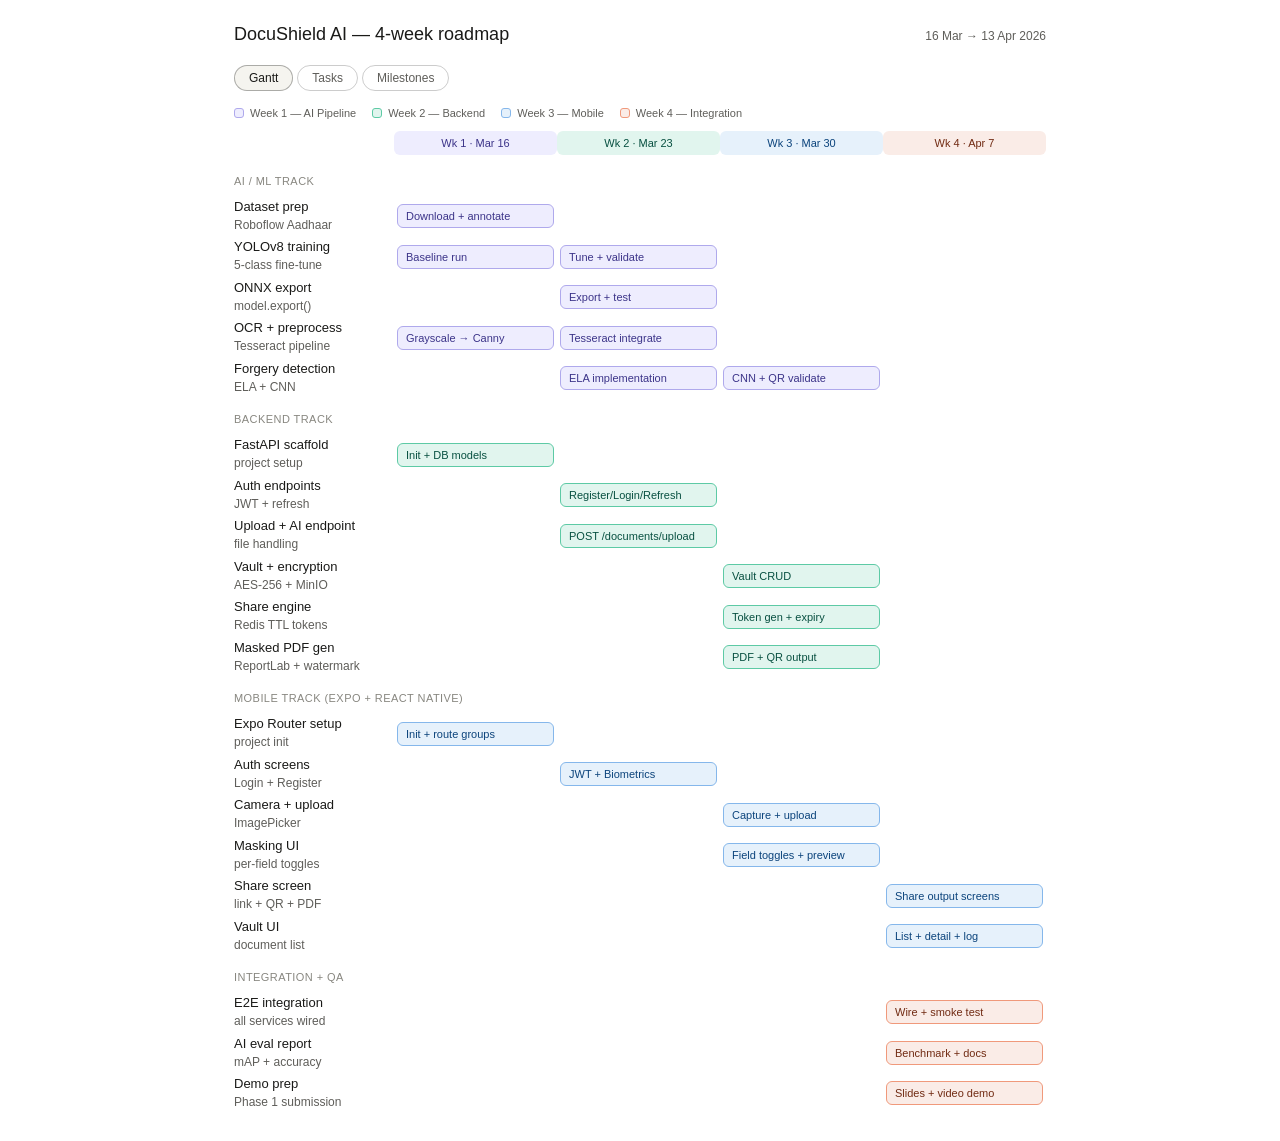
<file: docs/docushield_month_roadmap.html>
<!DOCTYPE html>
<html lang="en">
<head>
<meta charset="UTF-8">
<meta name="viewport" content="width=device-width, initial-scale=1.0">
<title>DocuShield AI — 4-Week Roadmap</title>
<style>
  *, *::before, *::after { box-sizing: border-box; margin: 0; padding: 0; }
  :root {
    --color-text-primary: #1a1a18;
    --color-text-secondary: #5f5e5a;
    --color-text-tertiary: #888780;
    --color-background-primary: #ffffff;
    --color-background-secondary: #f5f4ef;
    --color-border-tertiary: rgba(0,0,0,0.1);
    --color-border-secondary: rgba(0,0,0,0.2);
    --color-border-primary: rgba(0,0,0,0.3);
    --font-sans: -apple-system, BlinkMacSystemFont, "Segoe UI", sans-serif;
    --border-radius-md: 8px;
    --border-radius-lg: 12px;
  }
  @media (prefers-color-scheme: dark) {
    :root {
      --color-text-primary: #e8e6dc;
      --color-text-secondary: #9c9a92;
      --color-text-tertiary: #6b6a64;
      --color-background-primary: #1e1e1c;
      --color-background-secondary: #252522;
      --color-border-tertiary: rgba(255,255,255,0.08);
      --color-border-secondary: rgba(255,255,255,0.15);
      --color-border-primary: rgba(255,255,255,0.25);
    }
  }
  body {
    font-family: var(--font-sans);
    background: var(--color-background-primary);
    color: var(--color-text-primary);
    min-height: 100vh;
    padding: 24px;
    max-width: 860px;
    margin: 0 auto;
  }

  .header { padding: 0 0 0.5rem; display: flex; justify-content: space-between; align-items: baseline; margin-bottom: 12px; }
  .header h2 { font-size: 18px; font-weight: 500; }
  .header span { font-size: 12px; color: var(--color-text-secondary); }

  .tabs { display: flex; gap: 4px; margin-bottom: 16px; }
  .tab { padding: 5px 14px; border-radius: 20px; font-size: 12px; cursor: pointer; border: 0.5px solid var(--color-border-secondary); background: transparent; color: var(--color-text-secondary); transition: all .15s; font-family: var(--font-sans); }
  .tab.active { background: var(--color-background-secondary); color: var(--color-text-primary); border-color: var(--color-border-primary); }

  .view { display: none; }
  .view.active { display: block; }

  /* GANTT */
  .gantt-wrap { overflow-x: auto; }
  .gantt { min-width: 640px; }
  .gantt-header { display: grid; grid-template-columns: 160px repeat(4,1fr); gap: 0; margin-bottom: 8px; }
  .gantt-header .wk { font-size: 11px; font-weight: 500; text-align: center; padding: 6px 4px; border-radius: 6px; }
  .gantt-row { display: grid; grid-template-columns: 160px repeat(4,1fr); gap: 0; margin-bottom: 6px; align-items: center; }
  .gantt-label { font-size: 12px; color: var(--color-text-secondary); padding-right: 12px; line-height: 1.3; }
  .gantt-label b { display: block; font-weight: 500; color: var(--color-text-primary); font-size: 13px; margin-bottom: 2px; }
  .bar-cell { padding: 0 3px; height: 32px; display: flex; align-items: center; }
  .bar { height: 24px; border-radius: 6px; display: flex; align-items: center; padding: 0 8px; font-size: 11px; font-weight: 500; white-space: nowrap; overflow: hidden; cursor: pointer; transition: opacity .15s; width: 100%; text-decoration: none; }
  .bar:hover { opacity: .85; }
  .bar.w1 { background: #EEEDFE; color: #3C3489; border: 0.5px solid #AFA9EC; }
  .bar.w2 { background: #E1F5EE; color: #085041; border: 0.5px solid #5DCAA5; }
  .bar.w3 { background: #E6F1FB; color: #0C447C; border: 0.5px solid #85B7EB; }
  .bar.w4 { background: #FAECE7; color: #712B13; border: 0.5px solid #F0997B; }
  .gantt-section { font-size: 11px; font-weight: 500; color: var(--color-text-tertiary); letter-spacing: .04em; text-transform: uppercase; padding: 12px 0 6px; grid-column: 1/-1; }
  .legend { display: flex; gap: 16px; flex-wrap: wrap; margin-bottom: 12px; }
  .leg { display: flex; align-items: center; gap: 6px; font-size: 11px; color: var(--color-text-secondary); }
  .leg-dot { width: 10px; height: 10px; border-radius: 3px; }

  /* TASK LIST */
  .week-block { margin-bottom: 20px; }
  .week-title { font-size: 13px; font-weight: 500; padding: 8px 12px; border-radius: 8px; margin-bottom: 8px; display: flex; justify-content: space-between; align-items: center; }
  .wt1 { background: #EEEDFE; color: #3C3489; }
  .wt2 { background: #E1F5EE; color: #085041; }
  .wt3 { background: #E6F1FB; color: #0C447C; }
  .wt4 { background: #FAECE7; color: #712B13; }
  .task-list { display: flex; flex-direction: column; gap: 4px; }
  .task { display: flex; gap: 10px; align-items: flex-start; padding: 8px 10px; border-radius: 8px; border: 0.5px solid var(--color-border-tertiary); background: var(--color-background-secondary); cursor: pointer; transition: border-color .15s; user-select: none; }
  .task:hover { border-color: var(--color-border-secondary); }
  .task-check { width: 16px; height: 16px; border-radius: 4px; border: 1.5px solid var(--color-border-secondary); flex-shrink: 0; margin-top: 1px; display: flex; align-items: center; justify-content: center; }
  .task-check svg { display: none; }
  .task.done .task-check { background: #E1F5EE; border-color: #5DCAA5; }
  .task.done .task-check svg { display: block; }
  .task-body { flex: 1; }
  .task-title { font-size: 13px; line-height: 1.4; }
  .task-meta { display: flex; gap: 8px; margin-top: 3px; flex-wrap: wrap; }
  .tag { font-size: 10px; padding: 2px 7px; border-radius: 10px; font-weight: 500; }
  .tag-ai { background: #EEEDFE; color: #534AB7; }
  .tag-be { background: #E1F5EE; color: #0F6E56; }
  .tag-fe { background: #E6F1FB; color: #185FA5; }
  .tag-infra { background: #FAECE7; color: #993C1D; }
  .tag-test { background: #EAF3DE; color: #3B6D11; }
  .task-sub { font-size: 11px; color: var(--color-text-tertiary); margin-top: 2px; line-height: 1.4; }

  /* MILESTONES */
  .ms-list { display: flex; flex-direction: column; gap: 8px; }
  .ms-item { display: flex; gap: 14px; align-items: flex-start; padding: 12px 14px; border-radius: 10px; border: 0.5px solid var(--color-border-tertiary); background: var(--color-background-primary); }
  .ms-dot { width: 32px; height: 32px; border-radius: 50%; display: flex; align-items: center; justify-content: center; font-size: 11px; font-weight: 500; flex-shrink: 0; }
  .ms-dot.m1 { background: #EEEDFE; color: #3C3489; }
  .ms-dot.m2 { background: #E1F5EE; color: #085041; }
  .ms-dot.m3 { background: #E6F1FB; color: #0C447C; }
  .ms-dot.m4 { background: #FAECE7; color: #712B13; }
  .ms-title { font-size: 14px; font-weight: 500; }
  .ms-desc { font-size: 12px; color: var(--color-text-secondary); margin-top: 3px; line-height: 1.5; }
  .ms-date { font-size: 11px; color: var(--color-text-tertiary); margin-top: 4px; }
  .critical-path { margin-top: 16px; padding: 12px 14px; border-radius: 10px; background: var(--color-background-secondary); border: 0.5px solid var(--color-border-tertiary); }
  .critical-path .cp-title { font-size: 12px; font-weight: 500; margin-bottom: 6px; }
  .critical-path p { font-size: 12px; color: var(--color-text-secondary); line-height: 1.7; }
</style>
</head>
<body>

<div class="header">
  <h2>DocuShield AI — 4-week roadmap</h2>
  <span>16 Mar → 13 Apr 2026</span>
</div>
<div class="tabs">
  <button class="tab active" onclick="showTab('gantt')">Gantt</button>
  <button class="tab" onclick="showTab('tasks')">Tasks</button>
  <button class="tab" onclick="showTab('milestones')">Milestones</button>
</div>

<!-- GANTT VIEW -->
<div class="view active" id="tab-gantt">
  <div class="legend">
    <span class="leg"><span class="leg-dot" style="background:#EEEDFE;border:0.5px solid #AFA9EC"></span>Week 1 — AI Pipeline</span>
    <span class="leg"><span class="leg-dot" style="background:#E1F5EE;border:0.5px solid #5DCAA5"></span>Week 2 — Backend</span>
    <span class="leg"><span class="leg-dot" style="background:#E6F1FB;border:0.5px solid #85B7EB"></span>Week 3 — Mobile</span>
    <span class="leg"><span class="leg-dot" style="background:#FAECE7;border:0.5px solid #F0997B"></span>Week 4 — Integration</span>
  </div>
  <div class="gantt-wrap"><div class="gantt">
    <div class="gantt-header">
      <div></div>
      <div class="wk" style="background:#EEEDFE;color:#3C3489">Wk 1 · Mar 16</div>
      <div class="wk" style="background:#E1F5EE;color:#085041">Wk 2 · Mar 23</div>
      <div class="wk" style="background:#E6F1FB;color:#0C447C">Wk 3 · Mar 30</div>
      <div class="wk" style="background:#FAECE7;color:#712B13">Wk 4 · Apr 7</div>
    </div>

    <div class="gantt-row"><div class="gantt-section">AI / ML Track</div></div>
    <div class="gantt-row">
      <div class="gantt-label"><b>Dataset prep</b>Roboflow Aadhaar</div>
      <div class="bar-cell"><div class="bar w1">Download + annotate</div></div>
      <div class="bar-cell"></div><div class="bar-cell"></div><div class="bar-cell"></div>
    </div>
    <div class="gantt-row">
      <div class="gantt-label"><b>YOLOv8 training</b>5-class fine-tune</div>
      <div class="bar-cell"><div class="bar w1">Baseline run</div></div>
      <div class="bar-cell"><div class="bar w1">Tune + validate</div></div>
      <div class="bar-cell"></div><div class="bar-cell"></div>
    </div>
    <div class="gantt-row">
      <div class="gantt-label"><b>ONNX export</b>model.export()</div>
      <div class="bar-cell"></div>
      <div class="bar-cell"><div class="bar w1">Export + test</div></div>
      <div class="bar-cell"></div><div class="bar-cell"></div>
    </div>
    <div class="gantt-row">
      <div class="gantt-label"><b>OCR + preprocess</b>Tesseract pipeline</div>
      <div class="bar-cell"><div class="bar w1">Grayscale → Canny</div></div>
      <div class="bar-cell"><div class="bar w1">Tesseract integrate</div></div>
      <div class="bar-cell"></div><div class="bar-cell"></div>
    </div>
    <div class="gantt-row">
      <div class="gantt-label"><b>Forgery detection</b>ELA + CNN</div>
      <div class="bar-cell"></div>
      <div class="bar-cell"><div class="bar w1">ELA implementation</div></div>
      <div class="bar-cell"><div class="bar w1">CNN + QR validate</div></div>
      <div class="bar-cell"></div>
    </div>

    <div class="gantt-row"><div class="gantt-section">Backend Track</div></div>
    <div class="gantt-row">
      <div class="gantt-label"><b>FastAPI scaffold</b>project setup</div>
      <div class="bar-cell"><div class="bar w2">Init + DB models</div></div>
      <div class="bar-cell"></div><div class="bar-cell"></div><div class="bar-cell"></div>
    </div>
    <div class="gantt-row">
      <div class="gantt-label"><b>Auth endpoints</b>JWT + refresh</div>
      <div class="bar-cell"></div>
      <div class="bar-cell"><div class="bar w2">Register/Login/Refresh</div></div>
      <div class="bar-cell"></div><div class="bar-cell"></div>
    </div>
    <div class="gantt-row">
      <div class="gantt-label"><b>Upload + AI endpoint</b>file handling</div>
      <div class="bar-cell"></div>
      <div class="bar-cell"><div class="bar w2">POST /documents/upload</div></div>
      <div class="bar-cell"></div><div class="bar-cell"></div>
    </div>
    <div class="gantt-row">
      <div class="gantt-label"><b>Vault + encryption</b>AES-256 + MinIO</div>
      <div class="bar-cell"></div><div class="bar-cell"></div>
      <div class="bar-cell"><div class="bar w2">Vault CRUD</div></div>
      <div class="bar-cell"></div>
    </div>
    <div class="gantt-row">
      <div class="gantt-label"><b>Share engine</b>Redis TTL tokens</div>
      <div class="bar-cell"></div><div class="bar-cell"></div>
      <div class="bar-cell"><div class="bar w2">Token gen + expiry</div></div>
      <div class="bar-cell"></div>
    </div>
    <div class="gantt-row">
      <div class="gantt-label"><b>Masked PDF gen</b>ReportLab + watermark</div>
      <div class="bar-cell"></div><div class="bar-cell"></div>
      <div class="bar-cell"><div class="bar w2">PDF + QR output</div></div>
      <div class="bar-cell"></div>
    </div>

    <div class="gantt-row"><div class="gantt-section">Mobile Track (Expo + React Native)</div></div>
    <div class="gantt-row">
      <div class="gantt-label"><b>Expo Router setup</b>project init</div>
      <div class="bar-cell"><div class="bar w3">Init + route groups</div></div>
      <div class="bar-cell"></div><div class="bar-cell"></div><div class="bar-cell"></div>
    </div>
    <div class="gantt-row">
      <div class="gantt-label"><b>Auth screens</b>Login + Register</div>
      <div class="bar-cell"></div>
      <div class="bar-cell"><div class="bar w3">JWT + Biometrics</div></div>
      <div class="bar-cell"></div><div class="bar-cell"></div>
    </div>
    <div class="gantt-row">
      <div class="gantt-label"><b>Camera + upload</b>ImagePicker</div>
      <div class="bar-cell"></div><div class="bar-cell"></div>
      <div class="bar-cell"><div class="bar w3">Capture + upload</div></div>
      <div class="bar-cell"></div>
    </div>
    <div class="gantt-row">
      <div class="gantt-label"><b>Masking UI</b>per-field toggles</div>
      <div class="bar-cell"></div><div class="bar-cell"></div>
      <div class="bar-cell"><div class="bar w3">Field toggles + preview</div></div>
      <div class="bar-cell"></div>
    </div>
    <div class="gantt-row">
      <div class="gantt-label"><b>Share screen</b>link + QR + PDF</div>
      <div class="bar-cell"></div><div class="bar-cell"></div><div class="bar-cell"></div>
      <div class="bar-cell"><div class="bar w3">Share output screens</div></div>
    </div>
    <div class="gantt-row">
      <div class="gantt-label"><b>Vault UI</b>document list</div>
      <div class="bar-cell"></div><div class="bar-cell"></div><div class="bar-cell"></div>
      <div class="bar-cell"><div class="bar w3">List + detail + log</div></div>
    </div>

    <div class="gantt-row"><div class="gantt-section">Integration + QA</div></div>
    <div class="gantt-row">
      <div class="gantt-label"><b>E2E integration</b>all services wired</div>
      <div class="bar-cell"></div><div class="bar-cell"></div><div class="bar-cell"></div>
      <div class="bar-cell"><div class="bar w4">Wire + smoke test</div></div>
    </div>
    <div class="gantt-row">
      <div class="gantt-label"><b>AI eval report</b>mAP + accuracy</div>
      <div class="bar-cell"></div><div class="bar-cell"></div><div class="bar-cell"></div>
      <div class="bar-cell"><div class="bar w4">Benchmark + docs</div></div>
    </div>
    <div class="gantt-row">
      <div class="gantt-label"><b>Demo prep</b>Phase 1 submission</div>
      <div class="bar-cell"></div><div class="bar-cell"></div><div class="bar-cell"></div>
      <div class="bar-cell"><div class="bar w4">Slides + video demo</div></div>
    </div>
  </div></div>
</div>

<!-- TASK VIEW -->
<div class="view" id="tab-tasks">

  <div class="week-block">
    <div class="week-title wt1">Week 1 · Mar 16–22 — AI Pipeline Foundation <span style="font-size:11px;opacity:.7">10 tasks</span></div>
    <div class="task-list" id="w1-tasks">
      <div class="task" onclick="toggleTask(this)">
        <div class="task-check"><svg width="10" height="8" viewBox="0 0 10 8" fill="none"><path d="M1 4L3.5 6.5L9 1" stroke="#085041" stroke-width="1.5" stroke-linecap="round"/></svg></div>
        <div class="task-body"><div class="task-title">Download Aadhaar dataset from Roboflow</div><div class="task-meta"><span class="tag tag-ai">AI</span></div><div class="task-sub">Universe: akash-k-p-gs9iu/aadhaar-card-details-extraction — 2,900+ images, 5 classes. Split 80/20 train/val.</div></div>
      </div>
      <div class="task" onclick="toggleTask(this)">
        <div class="task-check"><svg width="10" height="8" viewBox="0 0 10 8" fill="none"><path d="M1 4L3.5 6.5L9 1" stroke="#085041" stroke-width="1.5" stroke-linecap="round"/></svg></div>
        <div class="task-body"><div class="task-title">Create dataset YAML and verify class labels</div><div class="task-meta"><span class="tag tag-ai">AI</span></div><div class="task-sub">Classes: AadhaarNumber(0), DOB(1), Gender(2), Name(3), Address(4). Validate annotation format.</div></div>
      </div>
      <div class="task" onclick="toggleTask(this)">
        <div class="task-check"><svg width="10" height="8" viewBox="0 0 10 8" fill="none"><path d="M1 4L3.5 6.5L9 1" stroke="#085041" stroke-width="1.5" stroke-linecap="round"/></svg></div>
        <div class="task-body"><div class="task-title">Run baseline YOLOv8-small training (100 epochs)</div><div class="task-meta"><span class="tag tag-ai">AI</span></div><div class="task-sub">model.train(data="aadhaar.yaml", epochs=100, imgsz=640, batch=16, optimizer="Adam", lr0=0.001)</div></div>
      </div>
      <div class="task" onclick="toggleTask(this)">
        <div class="task-check"><svg width="10" height="8" viewBox="0 0 10 8" fill="none"><path d="M1 4L3.5 6.5L9 1" stroke="#085041" stroke-width="1.5" stroke-linecap="round"/></svg></div>
        <div class="task-body"><div class="task-title">Add data augmentation: glare, blur, skew, crop</div><div class="task-meta"><span class="tag tag-ai">AI</span></div><div class="task-sub">Handles laminated card reflections. Target: improve Address class from baseline ~83% mAP-50.</div></div>
      </div>
      <div class="task" onclick="toggleTask(this)">
        <div class="task-check"><svg width="10" height="8" viewBox="0 0 10 8" fill="none"><path d="M1 4L3.5 6.5L9 1" stroke="#085041" stroke-width="1.5" stroke-linecap="round"/></svg></div>
        <div class="task-body"><div class="task-title">Implement preprocessing pipeline in OpenCV</div><div class="task-meta"><span class="tag tag-ai">AI</span></div><div class="task-sub">Steps: grayscale → Gaussian blur (5×5) → Canny edge → perspective transform → normalize [0,1]</div></div>
      </div>
      <div class="task" onclick="toggleTask(this)">
        <div class="task-check"><svg width="10" height="8" viewBox="0 0 10 8" fill="none"><path d="M1 4L3.5 6.5L9 1" stroke="#085041" stroke-width="1.5" stroke-linecap="round"/></svg></div>
        <div class="task-body"><div class="task-title">Integrate Tesseract OCR (lang: hin+eng)</div><div class="task-meta"><span class="tag tag-ai">AI</span></div><div class="task-sub">PSM 6 for Aadhaar number regions, PSM 11 for address. Crop bounding box output → feed to Tesseract.</div></div>
      </div>
      <div class="task" onclick="toggleTask(this)">
        <div class="task-check"><svg width="10" height="8" viewBox="0 0 10 8" fill="none"><path d="M1 4L3.5 6.5L9 1" stroke="#085041" stroke-width="1.5" stroke-linecap="round"/></svg></div>
        <div class="task-body"><div class="task-title">Build regex post-processor for each field class</div><div class="task-meta"><span class="tag tag-ai">AI</span></div><div class="task-sub">Aadhaar: r"\d{4}\s\d{4}\s\d{4}", DOB: r"\d{2}/\d{2}/\d{4}", Address: RapidFuzz fuzzy match + PIN regex</div></div>
      </div>
      <div class="task" onclick="toggleTask(this)">
        <div class="task-check"><svg width="10" height="8" viewBox="0 0 10 8" fill="none"><path d="M1 4L3.5 6.5L9 1" stroke="#085041" stroke-width="1.5" stroke-linecap="round"/></svg></div>
        <div class="task-body"><div class="task-title">Set up FastAPI project scaffold + Docker Compose</div><div class="task-meta"><span class="tag tag-be">Backend</span><span class="tag tag-infra">Infra</span></div><div class="task-sub">Services: fastapi, postgres:15, redis:7, minio. Alembic migrations. Health check endpoints.</div></div>
      </div>
      <div class="task" onclick="toggleTask(this)">
        <div class="task-check"><svg width="10" height="8" viewBox="0 0 10 8" fill="none"><path d="M1 4L3.5 6.5L9 1" stroke="#085041" stroke-width="1.5" stroke-linecap="round"/></svg></div>
        <div class="task-body"><div class="task-title">Set up Expo Router project with route groups</div><div class="task-meta"><span class="tag tag-fe">Mobile</span></div><div class="task-sub">Groups: (auth)/ for login/register, (vault)/ for protected screens. Redirect unauthenticated to /sign-in.</div></div>
      </div>
      <div class="task" onclick="toggleTask(this)">
        <div class="task-check"><svg width="10" height="8" viewBox="0 0 10 8" fill="none"><path d="M1 4L3.5 6.5L9 1" stroke="#085041" stroke-width="1.5" stroke-linecap="round"/></svg></div>
        <div class="task-body"><div class="task-title">Write unit tests for preprocessing + OCR pipeline</div><div class="task-meta"><span class="tag tag-test">Test</span></div><div class="task-sub">20 test images covering: laminated, blurry, Hindi+English, e-Aadhaar screenshot. Target: ≥ 90% field extraction.</div></div>
      </div>
    </div>
  </div>

  <div class="week-block">
    <div class="week-title wt2">Week 2 · Mar 23–29 — Backend Core + Model Tuning <span style="font-size:11px;opacity:.7">9 tasks</span></div>
    <div class="task-list">
      <div class="task" onclick="toggleTask(this)">
        <div class="task-check"><svg width="10" height="8" viewBox="0 0 10 8" fill="none"><path d="M1 4L3.5 6.5L9 1" stroke="#085041" stroke-width="1.5" stroke-linecap="round"/></svg></div>
        <div class="task-body"><div class="task-title">Export best.pt to ONNX and validate inference</div><div class="task-meta"><span class="tag tag-ai">AI</span></div><div class="task-sub">model.export(format="onnx", dynamic=False, imgsz=640). Run onnxruntime on 10 images, verify bboxes match .pt output.</div></div>
      </div>
      <div class="task" onclick="toggleTask(this)">
        <div class="task-check"><svg width="10" height="8" viewBox="0 0 10 8" fill="none"><path d="M1 4L3.5 6.5L9 1" stroke="#085041" stroke-width="1.5" stroke-linecap="round"/></svg></div>
        <div class="task-body"><div class="task-title">Build ELA forgery detection module</div><div class="task-meta"><span class="tag tag-ai">AI</span></div><div class="task-sub">Save at quality=90, compute pixel diff. ELA score &gt; 15 → Suspicious. Pair with CNN binary classifier.</div></div>
      </div>
      <div class="task" onclick="toggleTask(this)">
        <div class="task-check"><svg width="10" height="8" viewBox="0 0 10 8" fill="none"><path d="M1 4L3.5 6.5L9 1" stroke="#085041" stroke-width="1.5" stroke-linecap="round"/></svg></div>
        <div class="task-body"><div class="task-title">Build QR code payload validator</div><div class="task-meta"><span class="tag tag-ai">AI</span></div><div class="task-sub">Decode QR with pyzbar → extract Aadhaar number → compare with OCR output. Mismatch = Likely Forged.</div></div>
      </div>
      <div class="task" onclick="toggleTask(this)">
        <div class="task-check"><svg width="10" height="8" viewBox="0 0 10 8" fill="none"><path d="M1 4L3.5 6.5L9 1" stroke="#085041" stroke-width="1.5" stroke-linecap="round"/></svg></div>
        <div class="task-body"><div class="task-title">Implement JWT auth: register, login, refresh</div><div class="task-meta"><span class="tag tag-be">Backend</span></div><div class="task-sub">Access token 15min (HS256), refresh token 7d. bcrypt password hash. POST /auth/register, /auth/login, /auth/refresh.</div></div>
      </div>
      <div class="task" onclick="toggleTask(this)">
        <div class="task-check"><svg width="10" height="8" viewBox="0 0 10 8" fill="none"><path d="M1 4L3.5 6.5L9 1" stroke="#085041" stroke-width="1.5" stroke-linecap="round"/></svg></div>
        <div class="task-body"><div class="task-title">POST /documents/upload — file + AI pipeline</div><div class="task-meta"><span class="tag tag-be">Backend</span></div><div class="task-sub">Accept UploadFile. Run forgery check → YOLOv8 → OCR → return field detections. BackgroundTasks for heavy ops. 8s budget.</div></div>
      </div>
      <div class="task" onclick="toggleTask(this)">
        <div class="task-check"><svg width="10" height="8" viewBox="0 0 10 8" fill="none"><path d="M1 4L3.5 6.5L9 1" stroke="#085041" stroke-width="1.5" stroke-linecap="round"/></svg></div>
        <div class="task-body"><div class="task-title">POST /documents/{id}/mask — apply masking config</div><div class="task-meta"><span class="tag tag-be">Backend</span></div><div class="task-sub">Accept masking JSON per field. Return masked image URL (pre-signed MinIO, 1hr TTL).</div></div>
      </div>
      <div class="task" onclick="toggleTask(this)">
        <div class="task-check"><svg width="10" height="8" viewBox="0 0 10 8" fill="none"><path d="M1 4L3.5 6.5L9 1" stroke="#085041" stroke-width="1.5" stroke-linecap="round"/></svg></div>
        <div class="task-body"><div class="task-title">SQLAlchemy models: User, Document, VaultItem, ShareToken</div><div class="task-meta"><span class="tag tag-be">Backend</span></div><div class="task-sub">Alembic migration. Document stores encrypted_path, masking_presets (JSONB), forgery_status. ShareToken stores bcrypt_hash + expires_at.</div></div>
      </div>
      <div class="task" onclick="toggleTask(this)">
        <div class="task-check"><svg width="10" height="8" viewBox="0 0 10 8" fill="none"><path d="M1 4L3.5 6.5L9 1" stroke="#085041" stroke-width="1.5" stroke-linecap="round"/></svg></div>
        <div class="task-body"><div class="task-title">Auth screens: Login + Register in Expo Router</div><div class="task-meta"><span class="tag tag-fe">Mobile</span></div><div class="task-sub">useSession hook with JWT in expo-secure-store. Protected (vault) layout redirects to /sign-in if !session. Biometric via expo-local-authentication.</div></div>
      </div>
      <div class="task" onclick="toggleTask(this)">
        <div class="task-check"><svg width="10" height="8" viewBox="0 0 10 8" fill="none"><path d="M1 4L3.5 6.5L9 1" stroke="#085041" stroke-width="1.5" stroke-linecap="round"/></svg></div>
        <div class="task-body"><div class="task-title">API integration tests: auth + upload + mask</div><div class="task-meta"><span class="tag tag-test">Test</span></div><div class="task-sub">pytest + httpx async client. Test happy path and error cases: bad image, expired token, duplicate upload.</div></div>
      </div>
    </div>
  </div>

  <div class="week-block">
    <div class="week-title wt3">Week 3 · Mar 30–Apr 6 — Mobile UI + Sharing Engine <span style="font-size:11px;opacity:.7">9 tasks</span></div>
    <div class="task-list">
      <div class="task" onclick="toggleTask(this)">
        <div class="task-check"><svg width="10" height="8" viewBox="0 0 10 8" fill="none"><path d="M1 4L3.5 6.5L9 1" stroke="#085041" stroke-width="1.5" stroke-linecap="round"/></svg></div>
        <div class="task-body"><div class="task-title">Camera capture screen with image quality check</div><div class="task-meta"><span class="tag tag-fe">Mobile</span></div><div class="task-sub">expo-image-picker: launchCameraAsync. Client-side blur score (Laplacian variance &lt; 100 → re-capture prompt).</div></div>
      </div>
      <div class="task" onclick="toggleTask(this)">
        <div class="task-check"><svg width="10" height="8" viewBox="0 0 10 8" fill="none"><path d="M1 4L3.5 6.5L9 1" stroke="#085041" stroke-width="1.5" stroke-linecap="round"/></svg></div>
        <div class="task-body"><div class="task-title">AI processing loader screen</div><div class="task-meta"><span class="tag tag-fe">Mobile</span></div><div class="task-sub">Steps: "Checking authenticity…" → "Detecting fields…" → "Ready to customize". Forgery badge shown on result.</div></div>
      </div>
      <div class="task" onclick="toggleTask(this)">
        <div class="task-check"><svg width="10" height="8" viewBox="0 0 10 8" fill="none"><path d="M1 4L3.5 6.5L9 1" stroke="#085041" stroke-width="1.5" stroke-linecap="round"/></svg></div>
        <div class="task-body"><div class="task-title">Masking toggle UI with live document preview</div><div class="task-meta"><span class="tag tag-fe">Mobile</span></div><div class="task-sub">Per-field toggles (Show/Partial/Mask). Preview re-renders on each toggle. "Save preset" button.</div></div>
      </div>
      <div class="task" onclick="toggleTask(this)">
        <div class="task-check"><svg width="10" height="8" viewBox="0 0 10 8" fill="none"><path d="M1 4L3.5 6.5L9 1" stroke="#085041" stroke-width="1.5" stroke-linecap="round"/></svg></div>
        <div class="task-body"><div class="task-title">Vault CRUD: encrypt + store in MinIO</div><div class="task-meta"><span class="tag tag-be">Backend</span></div><div class="task-sub">AES-256-GCM. Key = PBKDF2(password, salt, 100000 iters). Server never holds plaintext key.</div></div>
      </div>
      <div class="task" onclick="toggleTask(this)">
        <div class="task-check"><svg width="10" height="8" viewBox="0 0 10 8" fill="none"><path d="M1 4L3.5 6.5L9 1" stroke="#085041" stroke-width="1.5" stroke-linecap="round"/></svg></div>
        <div class="task-body"><div class="task-title">Share token engine: Redis TTL + link + QR</div><div class="task-meta"><span class="tag tag-be">Backend</span></div><div class="task-sub">Token key: share:{uuid4}. TTL: 3600/21600/86400/604800s. one-time flag sets max_access=1. QR = qrcode.make(link).</div></div>
      </div>
      <div class="task" onclick="toggleTask(this)">
        <div class="task-check"><svg width="10" height="8" viewBox="0 0 10 8" fill="none"><path d="M1 4L3.5 6.5L9 1" stroke="#085041" stroke-width="1.5" stroke-linecap="round"/></svg></div>
        <div class="task-body"><div class="task-title">Masked PDF generator with watermark</div><div class="task-meta"><span class="tag tag-be">Backend</span></div><div class="task-sub">ReportLab: embed masked image. Diagonal watermark: "COPY — NOT FOR REUSE". Footer: "Shared via DocuShield AI | {timestamp}".</div></div>
      </div>
      <div class="task" onclick="toggleTask(this)">
        <div class="task-check"><svg width="10" height="8" viewBox="0 0 10 8" fill="none"><path d="M1 4L3.5 6.5L9 1" stroke="#085041" stroke-width="1.5" stroke-linecap="round"/></svg></div>
        <div class="task-body"><div class="task-title">Share screen: link + QR fullscreen + PDF button</div><div class="task-meta"><span class="tag tag-fe">Mobile</span></div><div class="task-sub">3 tabs: Link (copy + expiry timer), QR (fullscreen), PDF (single download). Access count + Revoke button.</div></div>
      </div>
      <div class="task" onclick="toggleTask(this)">
        <div class="task-check"><svg width="10" height="8" viewBox="0 0 10 8" fill="none"><path d="M1 4L3.5 6.5L9 1" stroke="#085041" stroke-width="1.5" stroke-linecap="round"/></svg></div>
        <div class="task-body"><div class="task-title">Vault list screen + document detail + share log</div><div class="task-meta"><span class="tag tag-fe">Mobile</span></div><div class="task-sub">FlatList of saved documents. Detail: masking presets, share history (time, access count, IP). Revoke from here.</div></div>
      </div>
      <div class="task" onclick="toggleTask(this)">
        <div class="task-check"><svg width="10" height="8" viewBox="0 0 10 8" fill="none"><path d="M1 4L3.5 6.5L9 1" stroke="#085041" stroke-width="1.5" stroke-linecap="round"/></svg></div>
        <div class="task-body"><div class="task-title">GET /share/{token} — public share endpoint</div><div class="task-meta"><span class="tag tag-be">Backend</span></div><div class="task-sub">No auth. Validate Redis token → increment access_count → 410 Gone if one-time used. Log IP + timestamp.</div></div>
      </div>
    </div>
  </div>

  <div class="week-block">
    <div class="week-title wt4">Week 4 · Apr 7–13 — Integration, Testing, Demo <span style="font-size:11px;opacity:.7">7 tasks</span></div>
    <div class="task-list">
      <div class="task" onclick="toggleTask(this)">
        <div class="task-check"><svg width="10" height="8" viewBox="0 0 10 8" fill="none"><path d="M1 4L3.5 6.5L9 1" stroke="#085041" stroke-width="1.5" stroke-linecap="round"/></svg></div>
        <div class="task-body"><div class="task-title">Full E2E smoke test: upload → mask → share → view</div><div class="task-meta"><span class="tag tag-test">Test</span></div><div class="task-sub">Happy path on physical Android device. Verify field detection, masking, link, QR, PDF. Log timing per step.</div></div>
      </div>
      <div class="task" onclick="toggleTask(this)">
        <div class="task-check"><svg width="10" height="8" viewBox="0 0 10 8" fill="none"><path d="M1 4L3.5 6.5L9 1" stroke="#085041" stroke-width="1.5" stroke-linecap="round"/></svg></div>
        <div class="task-body"><div class="task-title">Performance benchmarks: end-to-end ≤ 8s on 4G</div><div class="task-meta"><span class="tag tag-test">Test</span></div><div class="task-sub">Profile each stage. Pre-warm ONNX at startup. Run ELA + YOLO in parallel (asyncio.gather) if over budget.</div></div>
      </div>
      <div class="task" onclick="toggleTask(this)">
        <div class="task-check"><svg width="10" height="8" viewBox="0 0 10 8" fill="none"><path d="M1 4L3.5 6.5L9 1" stroke="#085041" stroke-width="1.5" stroke-linecap="round"/></svg></div>
        <div class="task-body"><div class="task-title">AI evaluation report: mAP-50, TRA per class</div><div class="task-meta"><span class="tag tag-ai">AI</span></div><div class="task-sub">model.val() on held-out test set. Table: class × {precision, recall, mAP-50, TRA}. Compare with NetraAadhaar baseline.</div></div>
      </div>
      <div class="task" onclick="toggleTask(this)">
        <div class="task-check"><svg width="10" height="8" viewBox="0 0 10 8" fill="none"><path d="M1 4L3.5 6.5L9 1" stroke="#085041" stroke-width="1.5" stroke-linecap="round"/></svg></div>
        <div class="task-body"><div class="task-title">Security audit: auth, token expiry, encryption</div><div class="task-meta"><span class="tag tag-infra">Infra</span></div><div class="task-sub">Verify: no plaintext Aadhaar in logs, tokens expire in Redis, AES key never leaves server, rate limiting active.</div></div>
      </div>
      <div class="task" onclick="toggleTask(this)">
        <div class="task-check"><svg width="10" height="8" viewBox="0 0 10 8" fill="none"><path d="M1 4L3.5 6.5L9 1" stroke="#085041" stroke-width="1.5" stroke-linecap="round"/></svg></div>
        <div class="task-body"><div class="task-title">Update .agent/INDEX.md with final state + decisions</div><div class="task-meta"><span class="tag tag-infra">Infra</span></div><div class="task-sub">Document actual mAP achieved, address accuracy workarounds, deferred features, known limitations.</div></div>
      </div>
      <div class="task" onclick="toggleTask(this)">
        <div class="task-check"><svg width="10" height="8" viewBox="0 0 10 8" fill="none"><path d="M1 4L3.5 6.5L9 1" stroke="#085041" stroke-width="1.5" stroke-linecap="round"/></svg></div>
        <div class="task-body"><div class="task-title">BAD685 submission: report + demo video</div><div class="task-meta"><span class="tag tag-infra">Infra</span></div><div class="task-sub">Phase 1 report with 4 papers cited. 3-min screen-recorded demo: problem (30s) → upload/detect (30s) → masking (45s) → share (45s) → vault (30s).</div></div>
      </div>
      <div class="task" onclick="toggleTask(this)">
        <div class="task-check"><svg width="10" height="8" viewBox="0 0 10 8" fill="none"><path d="M1 4L3.5 6.5L9 1" stroke="#085041" stroke-width="1.5" stroke-linecap="round"/></svg></div>
        <div class="task-body"><div class="task-title">Phase 2 kickoff: PAN card dataset research</div><div class="task-meta"><span class="tag tag-ai">AI</span></div><div class="task-sub">Identify PAN card dataset sources. Note field differences. Draft v2 YAML. Review Mero Nagarikta pipeline for Nepal scope.</div></div>
      </div>
    </div>
  </div>
</div>

<!-- MILESTONES VIEW -->
<div class="view" id="tab-milestones">
  <div class="ms-list">
    <div class="ms-item">
      <div class="ms-dot m1">M1</div>
      <div class="ms-body">
        <div class="ms-title">AI pipeline validated end-to-end</div>
        <div class="ms-desc">YOLOv8 fine-tuned model achieves ≥ 90% mAP-50 overall. Tesseract OCR extracts all 5 fields from 20 test images. Preprocessing pipeline handles laminated + e-Aadhaar formats. ONNX export tested in onnxruntime.</div>
        <div class="ms-date">Target: Friday 22 Mar 2026 · End of Week 1</div>
      </div>
    </div>
    <div class="ms-item">
      <div class="ms-dot m2">M2</div>
      <div class="ms-body">
        <div class="ms-title">Backend API fully functional</div>
        <div class="ms-desc">All endpoints live: auth (register/login/refresh), upload+AI, masking, vault CRUD, share token generation. JWT auth working. FastAPI BackgroundTasks handling inference. PostgreSQL schema migrated. Integration tests passing.</div>
        <div class="ms-date">Target: Saturday 29 Mar 2026 · End of Week 2</div>
      </div>
    </div>
    <div class="ms-item">
      <div class="ms-dot m3">M3</div>
      <div class="ms-body">
        <div class="ms-title">Complete mobile app: upload → mask → share</div>
        <div class="ms-desc">Expo Router app with auth flow, camera capture, AI processing screen, masking toggle UI, and all 3 share outputs (link + QR + PDF) working end-to-end on a real Android device. Vault list and document detail screens functional. Share log visible.</div>
        <div class="ms-date">Target: Sunday 6 Apr 2026 · End of Week 3</div>
      </div>
    </div>
    <div class="ms-item">
      <div class="ms-dot m4">M4</div>
      <div class="ms-body">
        <div class="ms-title">Phase 1 submission-ready prototype</div>
        <div class="ms-desc">E2E flow works in ≤ 8 seconds on 4G. AI evaluation report with mAP/TRA tables generated. Security audit passed. BAD685 project report written (citing all 4 research papers). 3-minute demo video recorded and uploaded. .agent/INDEX.md updated.</div>
        <div class="ms-date">Target: Sunday 13 Apr 2026 · End of Week 4</div>
      </div>
    </div>
  </div>
  <div class="critical-path">
    <div class="cp-title">Critical path</div>
    <p>Dataset download → YOLOv8 baseline training → ONNX export → FastAPI upload endpoint → Mobile camera screen → Masking UI → Share engine → E2E test. Everything else is parallel. <strong>Blocker:</strong> the YOLOv8 model quality gates everything — start training Day 1.</p>
  </div>
</div>

<script>
function showTab(id) {
  document.querySelectorAll('.tab').forEach((t, i) => {
    const ids = ['gantt', 'tasks', 'milestones'];
    t.classList.toggle('active', ids[i] === id);
  });
  document.querySelectorAll('.view').forEach(v => {
    v.classList.toggle('active', v.id === 'tab-' + id);
  });
}
function toggleTask(el) {
  el.classList.toggle('done');
}
</script>
</body>
</html>
</file>
